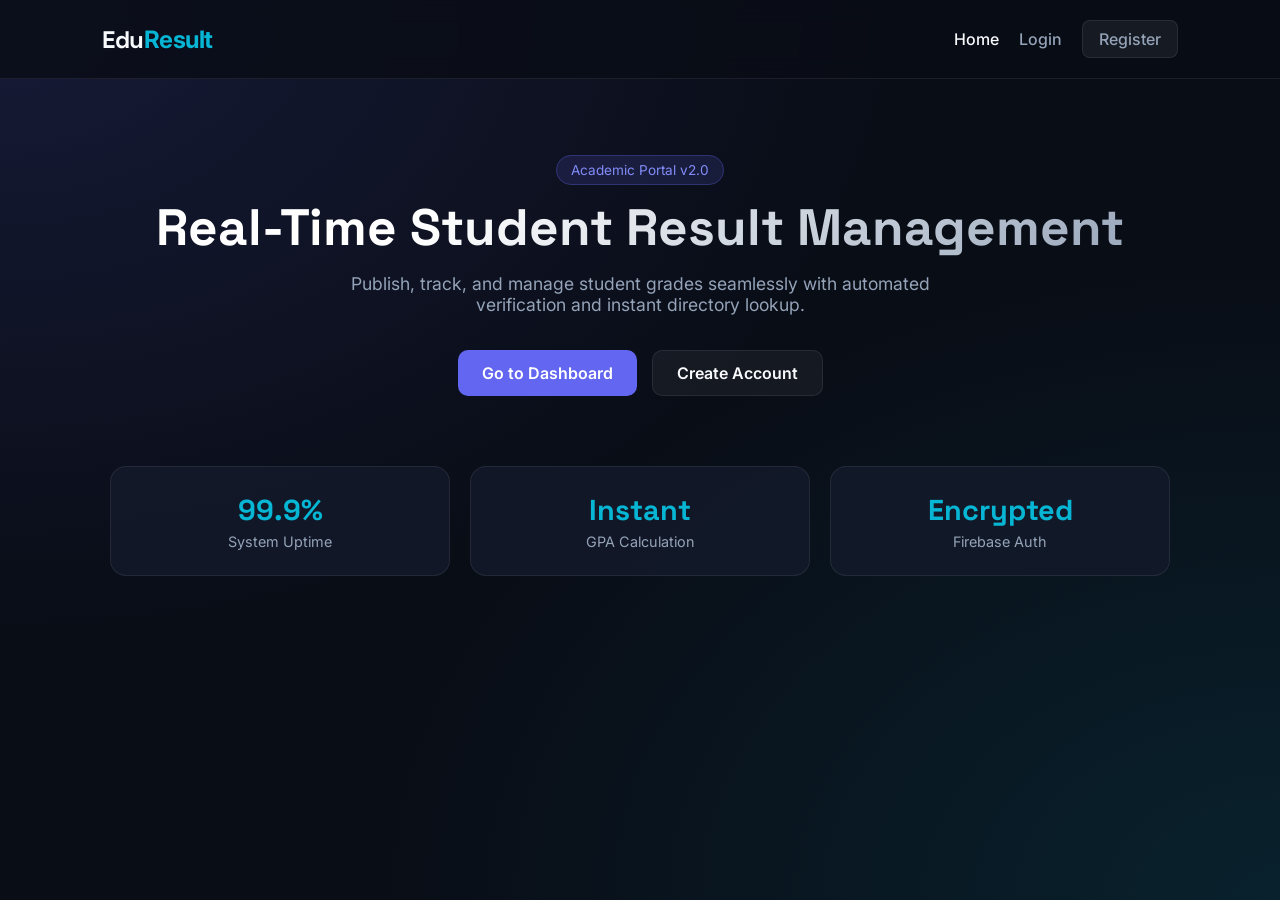
<file: index.html>
<!DOCTYPE html>
<html lang="en">
<head>
    <meta charset="UTF-8">
    <meta name="viewport" content="width=device-width, initial-scale=1.0">
    <title>Academic Result Portal</title>
    <link rel="stylesheet" href="css/style.css">
</head>
<body>
    <nav>
        <div class="logo">Edu<span>Result</span></div>
        <div class="nav-links">
            <a href="index.html" class="active">Home</a>
            <a href="login.html">Login</a>
            <a href="register.html" class="nav-btn">Register</a>
        </div>
    </nav>

    <main class="hero-wrapper">
        <section class="hero-content">
            <span class="badge">Academic Portal v2.0</span>
            <h1>Real-Time Student Result Management</h1>
            <p>Publish, track, and manage student grades seamlessly with automated verification and instant directory lookup.</p>
            <div class="hero-cta">
                <a href="login.html" class="btn btn-primary">Go to Dashboard</a>
                <a href="register.html" class="btn btn-secondary">Create Account</a>
            </div>
        </section>

        <section class="stats-grid">
            <div class="stat-card">
                <h3>99.9%</h3>
                <p>System Uptime</p>
            </div>
            <div class="stat-card">
                <h3>Instant</h3>
                <p>GPA Calculation</p>
            </div>
            <div class="stat-card">
                <h3>Encrypted</h3>
                <p>Firebase Auth</p>
            </div>
        </section>
    </main>
</body>
</html>
</file>
<file: css/style.css>
@import url('https://fonts.googleapis.com/css2?family=Space+Grotesk:wght@400;500;600;700&family=Inter:wght@400;500;600&display=swap');

:root {
    --bg-dark: #090d16;
    --card-bg: rgba(20, 27, 44, 0.75);
    --primary: #6366f1;
    --primary-hover: #4f46e5;
    --accent: #06b6d4;
    --text-main: #f8fafc;
    --text-muted: #94a3b8;
    --border-color: rgba(255, 255, 255, 0.08);
}

* {
    margin: 0;
    padding: 0;
    box-sizing: border-box;
    font-family: 'Inter', sans-serif;
}

body {
    background-color: var(--bg-dark);
    background-image: 
        radial-gradient(at 0% 0%, rgba(99, 102, 241, 0.15) 0px, transparent 50%),
        radial-gradient(at 100% 100%, rgba(6, 182, 212, 0.12) 0px, transparent 50%);
    color: var(--text-main);
    min-height: 100vh;
}

/* Nav Bar */
nav {
    display: flex;
    justify-content: space-between;
    align-items: center;
    padding: 20px 8%;
    border-bottom: 1px solid var(--border-color);
    background: rgba(9, 13, 22, 0.8);
    backdrop-filter: blur(12px);
}

.logo {
    font-family: 'Space Grotesk', sans-serif;
    font-size: 1.5rem;
    font-weight: 700;
    letter-spacing: -0.5px;
}

.logo span {
    color: var(--accent);
}

.nav-links {
    display: flex;
    gap: 20px;
    align-items: center;
}

.nav-links a {
    color: var(--text-muted);
    text-decoration: none;
    font-weight: 500;
    transition: color 0.2s;
}

.nav-links a:hover, .nav-links a.active {
    color: var(--text-main);
}

.nav-btn {
    background: rgba(255, 255, 255, 0.06);
    padding: 8px 16px;
    border-radius: 8px;
    border: 1px solid var(--border-color);
}

/* Hero Section */
.hero-wrapper {
    max-width: 1100px;
    margin: 80px auto 40px;
    padding: 0 20px;
    text-align: center;
}

.badge {
    background: rgba(99, 102, 241, 0.15);
    color: #818cf8;
    padding: 6px 14px;
    border-radius: 20px;
    font-size: 0.85rem;
    border: 1px solid rgba(99, 102, 241, 0.3);
}

.hero-content h1 {
    font-family: 'Space Grotesk', sans-serif;
    font-size: 3.2rem;
    margin: 20px 0 15px;
    line-height: 1.15;
    background: linear-gradient(135deg, #ffffff 30%, #94a3b8);
    -webkit-background-clip: text;
    -webkit-text-fill-color: transparent;
}

.hero-content p {
    color: var(--text-muted);
    font-size: 1.1rem;
    max-width: 600px;
    margin: 0 auto 35px;
}

.hero-cta {
    display: flex;
    gap: 15px;
    justify-content: center;
}

/* Buttons */
.btn {
    padding: 12px 24px;
    border-radius: 10px;
    font-weight: 600;
    text-decoration: none;
    cursor: pointer;
    border: none;
    transition: all 0.2s;
    display: inline-flex;
    align-items: center;
    justify-content: center;
}

.btn-primary {
    background: var(--primary);
    color: #fff;
}

.btn-primary:hover {
    background: var(--primary-hover);
    transform: translateY(-2px);
}

.btn-secondary {
    background: rgba(255, 255, 255, 0.05);
    color: var(--text-main);
    border: 1px solid var(--border-color);
}

.btn-outline-danger {
    background: transparent;
    border: 1px solid rgba(239, 68, 68, 0.4);
    color: #f87171;
}

.btn-outline-danger:hover {
    background: rgba(239, 68, 68, 0.1);
}

.btn-full { width: 100%; }

/* Stats Grid */
.stats-grid {
    display: grid;
    grid-template-columns: repeat(3, 1fr);
    gap: 20px;
    margin-top: 70px;
}

.stat-card {
    background: var(--card-bg);
    padding: 25px;
    border-radius: 16px;
    border: 1px solid var(--border-color);
}

.stat-card h3 {
    font-family: 'Space Grotesk', sans-serif;
    font-size: 1.8rem;
    color: var(--accent);
}

.stat-card p {
    color: var(--text-muted);
    font-size: 0.9rem;
    margin-top: 5px;
}

/* Auth Cards */
.auth-page {
    display: flex;
    justify-content: center;
    align-items: center;
    min-height: 100vh;
}

.auth-card {
    background: var(--card-bg);
    border: 1px solid var(--border-color);
    padding: 40px;
    border-radius: 20px;
    width: 100%;
    max-width: 420px;
    backdrop-filter: blur(16px);
}

.auth-header {
    margin-bottom: 25px;
}

.auth-header h2 {
    font-family: 'Space Grotesk', sans-serif;
    font-size: 1.8rem;
}

.auth-header p {
    color: var(--text-muted);
    font-size: 0.9rem;
}

.form-group {
    margin-bottom: 18px;
}

.form-group label {
    display: block;
    font-size: 0.85rem;
    color: var(--text-muted);
    margin-bottom: 6px;
}

input {
    width: 100%;
    padding: 12px 14px;
    background: rgba(9, 13, 22, 0.6);
    border: 1px solid var(--border-color);
    border-radius: 8px;
    color: #fff;
    outline: none;
}

input:focus {
    border-color: var(--primary);
}

.auth-footer {
    text-align: center;
    margin-top: 20px;
    font-size: 0.85rem;
    color: var(--text-muted);
}

.auth-footer a {
    color: var(--primary);
    text-decoration: none;
}

/* Dashboard Layout */
.dashboard-container {
    max-width: 1150px;
    margin: 40px auto;
    padding: 0 20px;
    display: flex;
    flex-direction: column;
    gap: 30px;
}

.panel-card {
    background: var(--card-bg);
    border: 1px solid var(--border-color);
    padding: 28px;
    border-radius: 18px;
}

.panel-header h3, .table-toolbar h3 {
    font-family: 'Space Grotesk', sans-serif;
    font-size: 1.3rem;
}

.panel-header p, .table-toolbar p {
    color: var(--text-muted);
    font-size: 0.85rem;
    margin-bottom: 20px;
}

#add-result-form {
    display: grid;
    grid-template-columns: repeat(auto-fit, minmax(180px, 1fr));
    gap: 12px;
}

.table-toolbar {
    display: flex;
    justify-content: space-between;
    align-items: center;
    margin-bottom: 20px;
    flex-wrap: wrap;
    gap: 15px;
}

.search-input-field {
    max-width: 300px;
}

.table-responsive {
    overflow-x: auto;
}

table {
    width: 100%;
    border-collapse: collapse;
}

th {
    text-align: left;
    padding: 14px;
    font-size: 0.8rem;
    color: var(--text-muted);
    border-bottom: 1px solid var(--border-color);
    text-transform: uppercase;
}

td {
    padding: 16px 14px;
    border-bottom: 1px solid rgba(255, 255, 255, 0.04);
}

.user-profile {
    display: flex;
    align-items: center;
    gap: 15px;
}

#user-email {
    font-size: 0.88rem;
    color: var(--accent);
}
</file>
